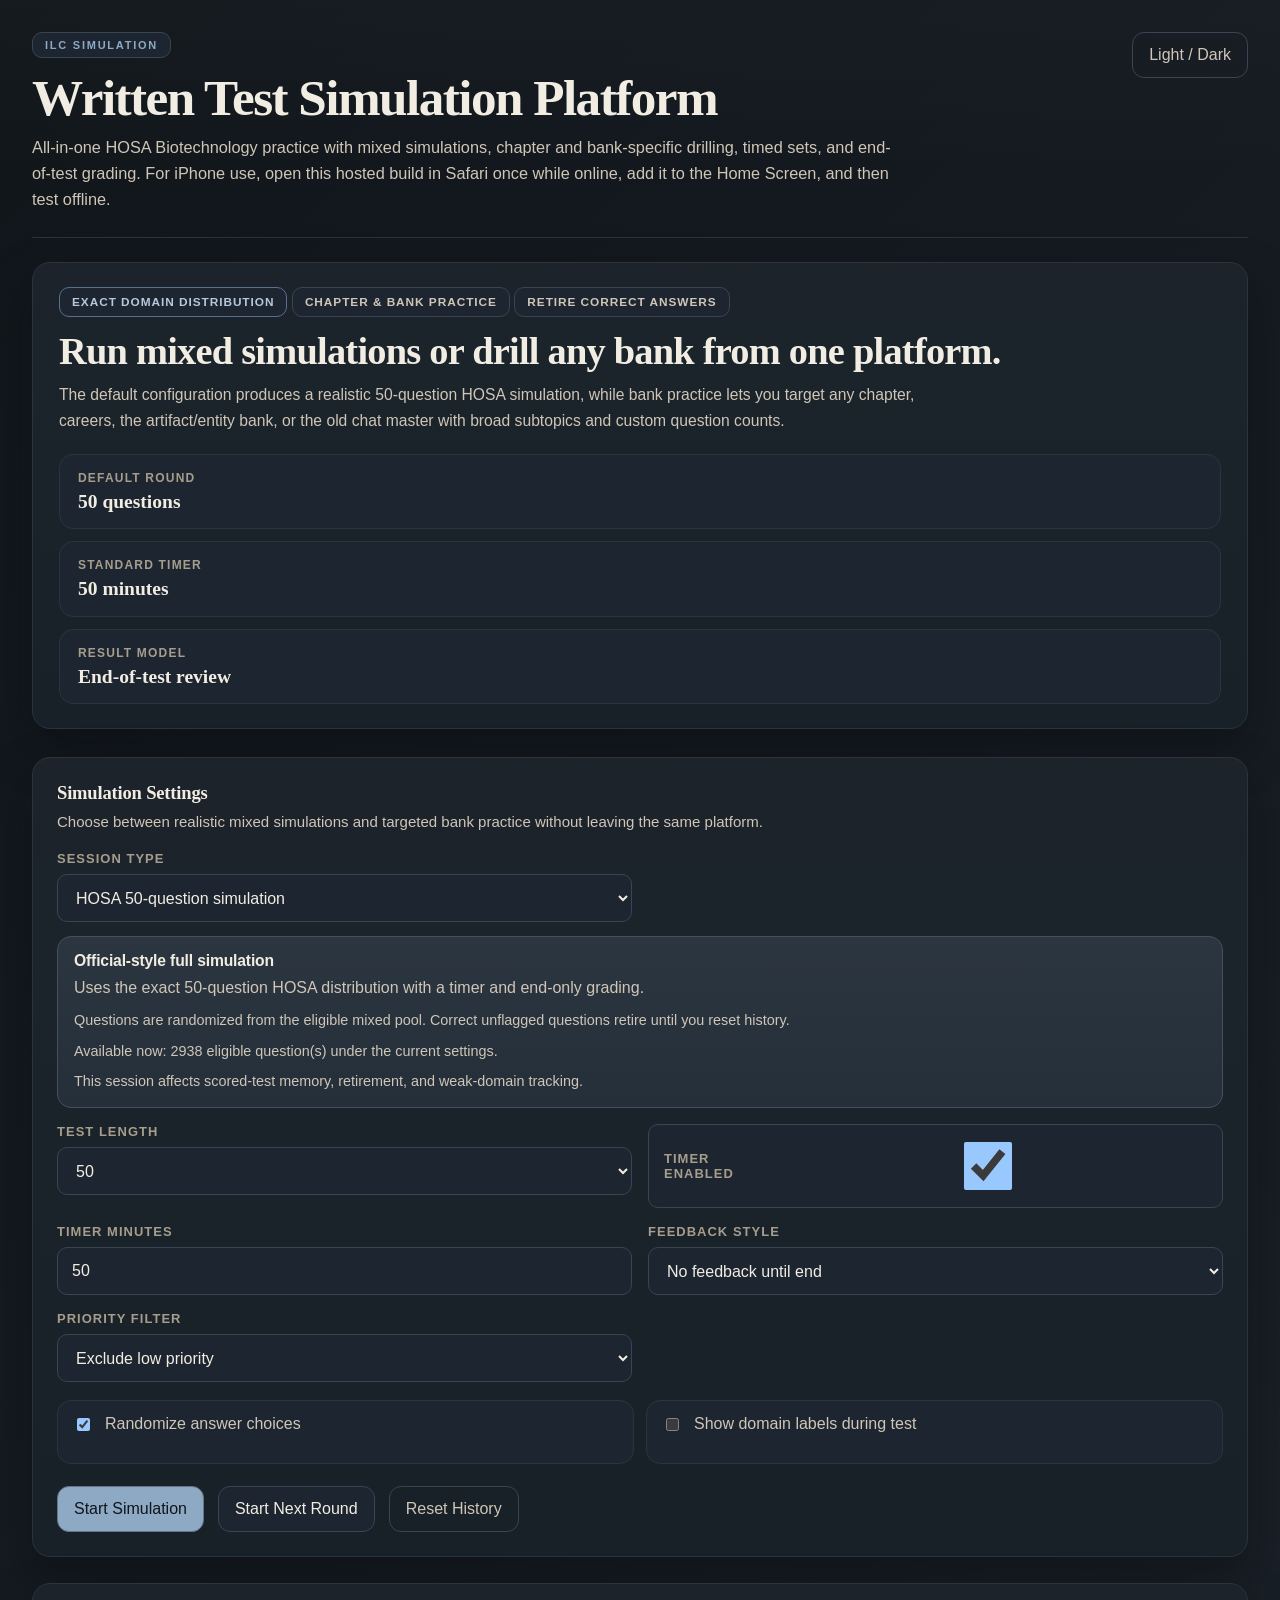
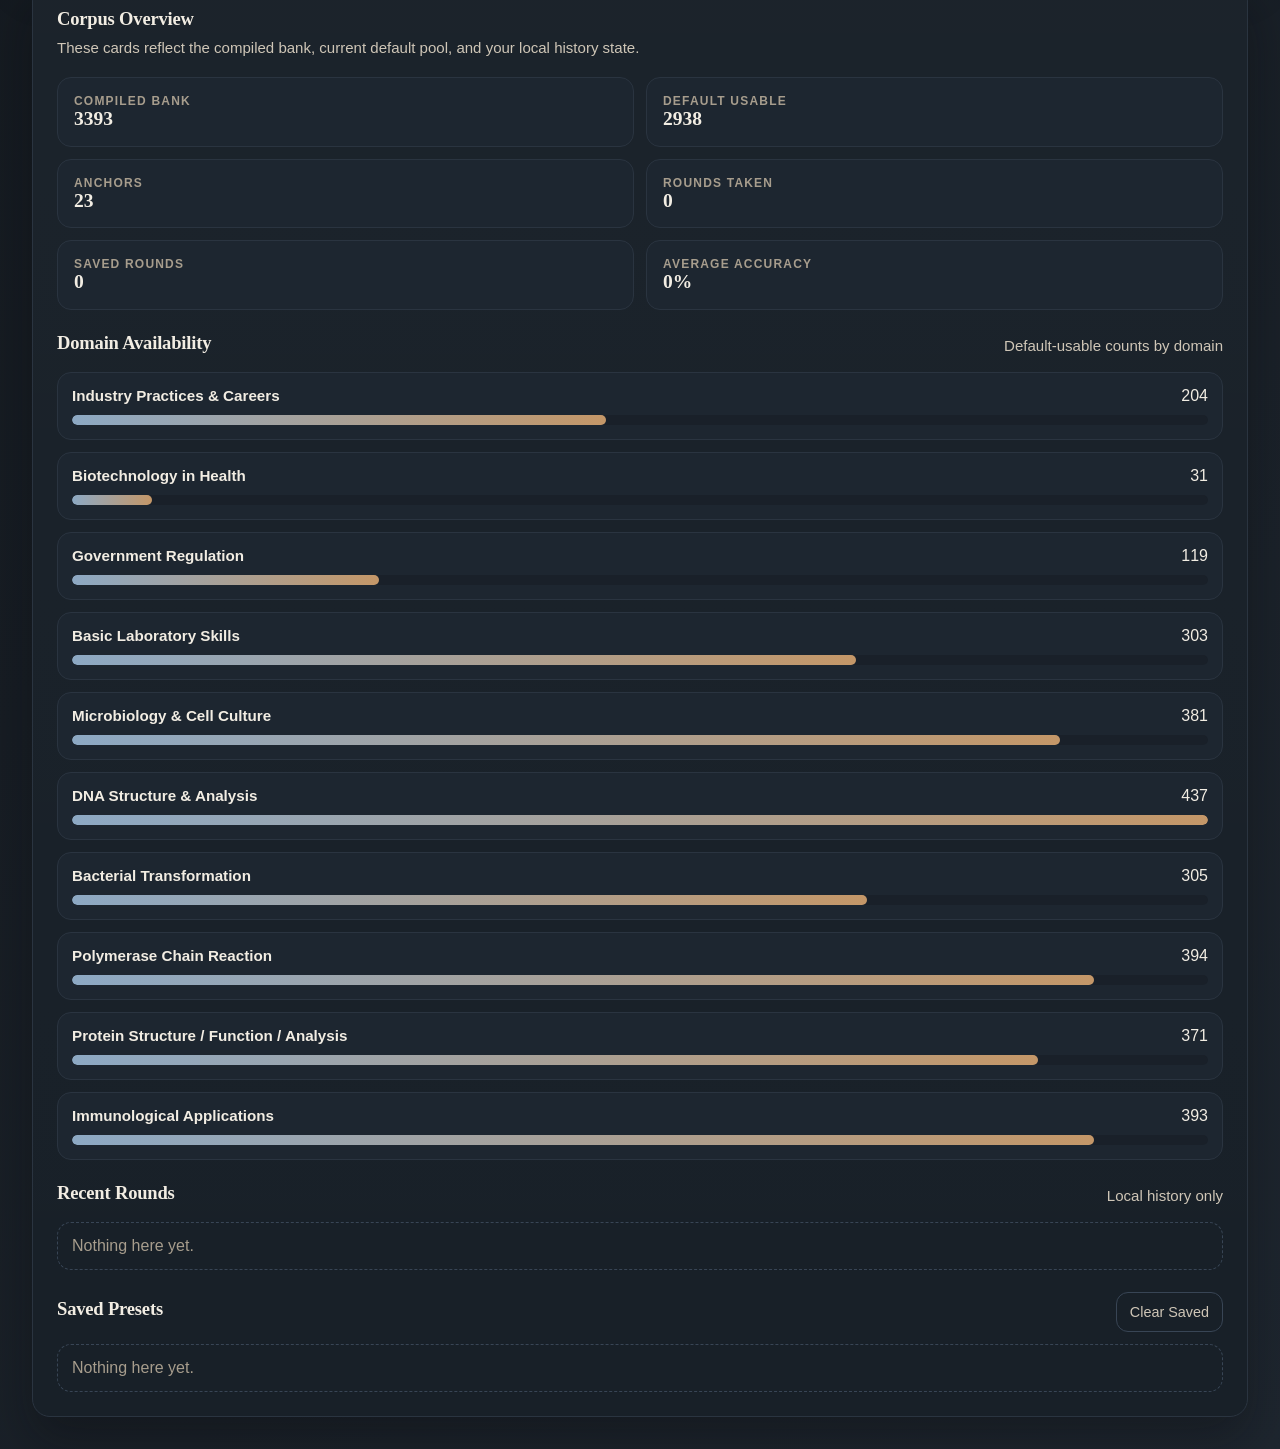
<file: index.html>
<!DOCTYPE html>
<html lang="en">
<head>
  <meta charset="UTF-8">
  <meta name="viewport" content="width=device-width, initial-scale=1.0">
  <title>HOSA Biotechnology Simulation Platform</title>
  <meta name="theme-color" content="#355778">
  <meta name="apple-mobile-web-app-capable" content="yes">
  <meta name="apple-mobile-web-app-status-bar-style" content="default">
  <meta name="apple-mobile-web-app-title" content="HOSA Biotech">
  <meta name="mobile-web-app-capable" content="yes">
  <link rel="manifest" href="manifest.webmanifest">
  <link rel="apple-touch-icon" sizes="180x180" href="icons/apple-touch-icon-180.png">
  <link rel="icon" type="image/png" sizes="192x192" href="icons/icon-192.png">
  <link rel="stylesheet" href="styles.css">
</head>
<body class="theme-dark">
  <div class="app-shell">
    <header class="topbar">
      <div class="brand-block">
        <span class="eyebrow">ILC Simulation</span>
        <h1>Written Test Simulation Platform</h1>
        <p>All-in-one HOSA Biotechnology practice with mixed simulations, chapter and bank-specific drilling, timed sets, and end-of-test grading. For iPhone use, open this hosted build in Safari once while online, add it to the Home Screen, and then test offline.</p>
      </div>
      <div class="topbar-actions">
        <button id="themeToggle" class="ghost-button" type="button">Light / Dark</button>
      </div>
    </header>

    <main class="main-layout">
      <section id="setupView" class="view active">
        <div class="hero-band panel">
          <div class="hero-band-main">
            <div class="hero-copy">
              <div>
                <span class="chip chip-primary">Exact Domain Distribution</span>
                <span class="chip chip-secondary">Chapter & Bank Practice</span>
                <span class="chip chip-secondary">Retire Correct Answers</span>
              </div>
              <h2>Run mixed simulations or drill any bank from one platform.</h2>
              <p>The default configuration produces a realistic 50-question HOSA simulation, while bank practice lets you target any chapter, careers, the artifact/entity bank, or the old chat master with broad subtopics and custom question counts.</p>
            </div>

            <div class="hero-summary">
              <div class="hero-summary-card">
                <span class="label">Default round</span>
                <strong>50 questions</strong>
              </div>
              <div class="hero-summary-card">
                <span class="label">Standard timer</span>
                <strong>50 minutes</strong>
              </div>
              <div class="hero-summary-card">
                <span class="label">Result model</span>
                <strong>End-of-test review</strong>
              </div>
            </div>
          </div>
        </div>

        <div class="setup-grid">
          <section class="panel settings-panel">
            <div class="panel-head">
              <h3>Simulation Settings</h3>
              <p>Choose between realistic mixed simulations and targeted bank practice without leaving the same platform.</p>
            </div>

            <div class="form-grid">
              <label class="field">
                <span>Session Type</span>
                <select id="modeSelect">
                  <option value="hosa_weighted_full_simulation">HOSA 50-question simulation</option>
                  <option value="high_yield_only">High-yield mixed review</option>
                  <option value="fresh_questions_only">Unseen-question mixed review</option>
                  <option value="missed_questions">Retry missed / flagged</option>
                  <option value="weak_domains">Weak-domain recovery</option>
                  <option value="custom_domain_mix">Custom domain simulation</option>
                  <option value="bank_practice">Single-bank practice</option>
                  <option value="untimed_review_mode">Untimed mixed review</option>
                </select>
              </label>

              <div id="modeDescriptor" class="mode-brief"></div>

              <label class="field hidden" id="bankField">
                <span>Practice Bank</span>
                <select id="bankSelect"></select>
              </label>

              <label class="field hidden" id="subtopicField">
                <span>Broad Subtopic</span>
                <select id="subtopicSelect"></select>
              </label>

              <label class="field">
                <span>Test Length</span>
                <select id="lengthSelect">
                  <option value="25">25</option>
                  <option value="50" selected>50</option>
                  <option value="75">75</option>
                  <option value="100">100</option>
                  <option value="custom">Custom</option>
                </select>
              </label>

              <label class="field hidden" id="customLengthField">
                <span>Custom Question Count</span>
                <input id="customLengthInput" type="number" min="5" max="200" value="60">
              </label>

              <label class="field toggle-field">
                <span>Timer Enabled</span>
                <input id="timerEnabledToggle" type="checkbox" checked>
              </label>

              <label class="field">
                <span>Timer Minutes</span>
                <input id="timerMinutesInput" type="number" min="1" max="240" value="50">
              </label>

              <label class="field">
                <span>Feedback Style</span>
                <select id="feedbackModeSelect">
                  <option value="deferred_end_only" selected>No feedback until end</option>
                  <option value="immediate_review">Show answer immediately</option>
                </select>
              </label>

              <label class="field">
                <span>Priority Filter</span>
                <select id="priorityModeSelect">
                  <option value="include_all">Include everything</option>
                  <option value="gold_high_only">Gold / high-yield only</option>
                  <option value="exclude_low" selected>Exclude low priority</option>
                </select>
              </label>
            </div>

            <div id="bankSelectionSummary" class="selection-summary hidden"></div>

            <div class="toggle-grid">
              <label class="toggle-card">
                <input id="answerRandomizationToggle" type="checkbox" checked>
                <span>Randomize answer choices</span>
              </label>
              <label class="toggle-card">
                <input id="showDomainToggle" type="checkbox">
                <span>Show domain labels during test</span>
              </label>
            </div>

            <details class="custom-domain-panel" id="customDomainPanel">
              <summary>Custom Domain Mix</summary>
              <p>When custom domain mix is selected, these counts must sum to the chosen test length.</p>
              <div class="custom-domain-grid" id="customDomainGrid"></div>
            </details>

            <div id="setupWarnings" class="inline-warnings hidden"></div>

            <div class="action-row">
              <button id="startSimulationBtn" class="primary-button" type="button">Start Simulation</button>
              <button id="startNextRoundBtn" class="secondary-button" type="button">Start Next Round</button>
              <button id="resetHistoryBtn" class="ghost-button" type="button">Reset History</button>
            </div>
          </section>

          <section class="panel insights-panel">
            <div class="panel-head">
              <h3>Corpus Overview</h3>
              <p>These cards reflect the compiled bank, current default pool, and your local history state.</p>
            </div>

            <div class="stats-grid" id="overviewStats"></div>

            <div class="panel-subsection">
              <div class="subsection-head">
                <h4>Domain Availability</h4>
                <span id="domainAvailabilityCaption" class="caption"></span>
              </div>
              <div id="domainBars" class="domain-bars"></div>
            </div>

            <div class="panel-subsection">
              <div class="subsection-head">
                <h4>Recent Rounds</h4>
                <span class="caption">Local history only</span>
              </div>
              <div id="recentRoundsList" class="stack-list muted-empty"></div>
            </div>

            <div class="panel-subsection">
              <div class="subsection-head">
                <h4>Saved Presets</h4>
                <div class="subsection-actions">
                  <button id="clearSavedRoundsBtn" class="ghost-button small-button" type="button">Clear Saved</button>
                </div>
              </div>
              <div id="savedRoundsList" class="stack-list muted-empty"></div>
            </div>
          </section>
        </div>
      </section>

      <section id="testView" class="view hidden">
        <div id="testLayout" class="test-layout">
          <aside id="navigatorPanel" class="panel navigator-panel">
            <div class="navigator-head">
              <span id="testModeChip" class="chip chip-primary">Simulation</span>
              <h3 id="roundTitle">Round</h3>
              <p id="roundMeta" class="muted-text"></p>
            </div>

            <div class="stat-tiles">
              <div class="stat-tile">
                <span class="tile-label">Progress</span>
                <strong id="progressCount">0 / 0</strong>
              </div>
              <div class="stat-tile">
                <span class="tile-label">Answered</span>
                <strong id="answeredCount">0</strong>
              </div>
              <div class="stat-tile">
                <span class="tile-label">Flagged</span>
                <strong id="flaggedCount">0</strong>
              </div>
              <div class="stat-tile">
                <span class="tile-label">Timer</span>
                <strong id="timerDisplay">--:--</strong>
              </div>
            </div>

            <div class="progress-track">
              <div id="progressFill" class="progress-fill"></div>
            </div>

            <div id="generationWarnings" class="inline-warnings hidden"></div>

            <div id="questionGrid" class="question-grid"></div>

            <div class="action-column">
              <button id="submitTestBtn" class="primary-button" type="button">Submit Test</button>
              <button id="abandonTestBtn" class="ghost-button" type="button">Return to Setup</button>
            </div>
          </aside>

          <section class="question-stage">
            <div class="panel stage-head">
              <div class="stage-head-left">
                <span id="questionCounterChip" class="chip chip-secondary">Question 1</span>
                <span id="domainChip" class="chip chip-muted hidden">Domain</span>
                <span id="priorityChip" class="chip chip-muted">Priority</span>
              </div>
              <div class="stage-head-right">
                <span id="sourceChip" class="chip chip-muted">Source</span>
                <button id="crossOutModeBtn" class="ghost-button small-button crossout-mode-button" type="button" aria-pressed="false" aria-label="Toggle cross out mode">
                  <span class="crossout-mode-glyph" aria-hidden="true">ABC</span>
                </button>
                <button id="toggleNavigatorBtn" class="ghost-button small-button" type="button">Hide Navigation</button>
              </div>
            </div>

            <div class="panel question-card">
              <div id="questionBackdropNumber" class="question-backdrop-number">01</div>
              <div class="question-card-head">
                <h2 id="questionText">Question text</h2>
                <button id="flagQuestionBtn" class="flag-button small-button" type="button">Flag for Review</button>
              </div>
              <div id="questionMetaLine" class="question-meta-line"></div>
              <div id="choiceList" class="choice-list"></div>
              <div id="immediateFeedbackBox" class="feedback-box hidden"></div>
            </div>

            <div class="panel stage-footer">
              <div class="footer-nav-row">
                <button id="previousQuestionBtn" class="primary-button nav-action-button nav-prev-button" type="button">Previous</button>
                <button id="nextQuestionBtn" class="primary-button nav-action-button nav-next-button" type="button">Next</button>
              </div>
              <div class="footer-utility-row">
                <button id="jumpUnansweredBtn" class="ghost-button" type="button">Jump to Unanswered</button>
              </div>
            </div>
          </section>
        </div>
      </section>

      <section id="resultsView" class="view hidden">
        <div class="panel results-hero">
          <div class="results-hero-left">
            <span id="resultsModeChip" class="chip chip-primary">Results</span>
            <h2 id="resultsHeadline">Simulation Complete</h2>
            <p id="resultsSummaryText" class="muted-text"></p>
          </div>
          <div class="results-score-wrap">
            <button id="resultsBackBtn" class="ghost-button small-button results-back-button" type="button">Back to Setup</button>
            <div class="results-score-block">
              <div id="scoreRing" class="score-ring">
                <strong id="scorePercent">0%</strong>
                <span id="scoreRaw">0 / 0</span>
              </div>
            </div>
            <div class="results-judgement-block">
              <strong id="resultsJudgement">Average</strong>
              <p id="resultsEncouragement" class="muted-text">Your final score summary will appear here after submission.</p>
            </div>
          </div>
        </div>

        <div class="results-grid">
          <section class="panel results-panel">
            <div class="panel-head">
              <h3>Performance Snapshot</h3>
            </div>
            <div class="stats-grid" id="resultsStats"></div>
          </section>

          <section class="panel results-panel">
            <div class="panel-head">
              <h3>Domain Performance</h3>
            </div>
            <div id="resultsDomainBars" class="domain-bars"></div>
          </section>
        </div>

        <section class="panel action-panel results-panel">
          <div class="action-row">
            <button id="retryMissedBtn" class="primary-button" type="button">Retry Missed / Flagged Questions</button>
            <button id="newSimulationBtn" class="secondary-button" type="button">Generate New Test</button>
            <button id="saveRoundBtn" class="secondary-button" type="button">Save This Round</button>
          </div>
        </section>

        <section class="panel results-panel review-panel">
          <div class="panel-head">
            <h3>Review</h3>
            <p>Missed, flagged, and source-backed explanations are shown only after submission.</p>
          </div>
          <div id="reviewList" class="review-list"></div>
        </section>
      </section>
    </main>
  </div>

  <div id="submitConfirmModal" class="modal-backdrop hidden" aria-hidden="true">
    <div class="panel modal-card" role="dialog" aria-modal="true" aria-labelledby="submitConfirmTitle">
      <div class="modal-head">
        <h3 id="submitConfirmTitle">Submit Simulation?</h3>
        <button id="closeSubmitConfirmBtn" class="ghost-button small-button" type="button">Close</button>
      </div>
      <p id="submitConfirmSummary" class="muted-text"></p>
      <div id="submitConfirmCounts" class="modal-count-grid"></div>
      <div class="modal-actions">
        <button id="cancelSubmitConfirmBtn" class="ghost-button" type="button">Cancel</button>
        <button id="jumpFlaggedBtn" class="secondary-button" type="button">Jump to Flagged</button>
        <button id="confirmSubmitBtn" class="primary-button" type="button">Confirm Submit</button>
      </div>
    </div>
  </div>

  <script src="question_bank_compiled.js"></script>
  <script src="question_loader.js"></script>
  <script src="app.js"></script>
</body>
</html>
</file>
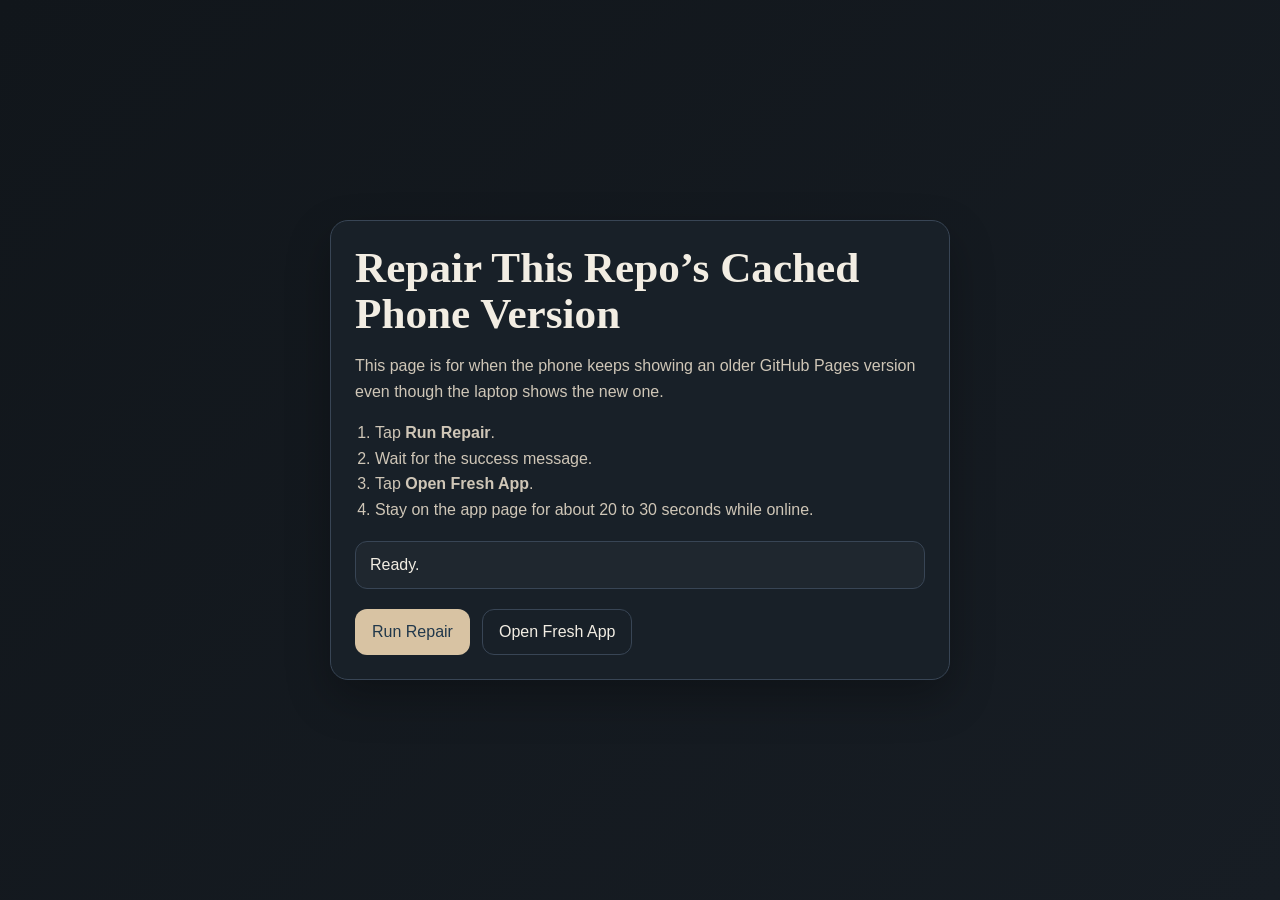
<file: repair-cache.html>
<!DOCTYPE html>
<html lang="en">
<head>
  <meta charset="UTF-8">
  <meta name="viewport" content="width=device-width, initial-scale=1.0">
  <title>Repair HOSA Biotech Cache</title>
  <meta name="theme-color" content="#355778">
  <style>
    :root {
      color-scheme: dark;
      --bg-0: #11161b;
      --bg-1: #171d24;
      --panel: #182028;
      --line: #384555;
      --text-main: #f2ede3;
      --text-soft: #cfc6b7;
      --accent: #d8c3a3;
      --accent-ink: #21384b;
      --danger: #c68484;
      --success: #8ead90;
    }

    * { box-sizing: border-box; }
    html, body { margin: 0; min-height: 100%; }
    body {
      min-height: 100vh;
      padding: 24px;
      font-family: "Trebuchet MS", "Segoe UI", Tahoma, sans-serif;
      color: var(--text-main);
      background: linear-gradient(135deg, var(--bg-0) 0%, var(--bg-1) 100%);
      display: grid;
      place-items: center;
    }

    .card {
      width: min(100%, 620px);
      padding: 24px;
      border: 1px solid var(--line);
      border-radius: 18px;
      background: var(--panel);
      box-shadow: 0 18px 44px rgba(0, 0, 0, 0.28);
    }

    h1 {
      margin: 0 0 12px;
      font-family: Georgia, serif;
      font-size: clamp(1.9rem, 5vw, 2.7rem);
      line-height: 1.06;
    }

    p, li {
      color: var(--text-soft);
      line-height: 1.6;
    }

    ol {
      padding-left: 20px;
      margin: 16px 0 0;
    }

    .status {
      margin-top: 18px;
      padding: 14px;
      border-radius: 12px;
      border: 1px solid var(--line);
      background: rgba(255, 255, 255, 0.03);
      white-space: pre-line;
    }

    .status.success {
      border-color: rgba(142, 173, 144, 0.45);
      color: #dfeadf;
    }

    .status.error {
      border-color: rgba(198, 132, 132, 0.55);
      color: #f4d8d8;
    }

    .row {
      display: flex;
      flex-wrap: wrap;
      gap: 12px;
      margin-top: 20px;
    }

    button, a {
      min-height: 46px;
      padding: 12px 16px;
      border-radius: 12px;
      border: 1px solid transparent;
      font: inherit;
      text-decoration: none;
      display: inline-flex;
      align-items: center;
      justify-content: center;
      cursor: pointer;
    }

    .primary {
      background: var(--accent);
      color: var(--accent-ink);
      border-color: rgba(216, 195, 163, 0.6);
    }

    .secondary {
      background: transparent;
      color: var(--text-main);
      border-color: var(--line);
    }
  </style>
</head>
<body>
  <main class="card">
    <h1>Repair This Repo’s Cached Phone Version</h1>
    <p>This page is for when the phone keeps showing an older GitHub Pages version even though the laptop shows the new one.</p>
    <ol>
      <li>Tap <strong>Run Repair</strong>.</li>
      <li>Wait for the success message.</li>
      <li>Tap <strong>Open Fresh App</strong>.</li>
      <li>Stay on the app page for about 20 to 30 seconds while online.</li>
    </ol>

    <div id="statusBox" class="status">Ready.</div>

    <div class="row">
      <button id="runRepairBtn" class="primary" type="button">Run Repair</button>
      <a id="openFreshLink" class="secondary" href="./index.html">Open Fresh App</a>
    </div>
  </main>

  <script>
    (function () {
      const statusBox = document.getElementById("statusBox");
      const runRepairBtn = document.getElementById("runRepairBtn");
      const openFreshLink = document.getElementById("openFreshLink");

      function setStatus(message, kind) {
        statusBox.textContent = message;
        statusBox.className = "status" + (kind ? " " + kind : "");
      }

      async function runRepair() {
        runRepairBtn.disabled = true;
        setStatus("Repair running...\n- unregistering service workers\n- deleting caches\n- clearing local storage", "");

        try {
          if ("serviceWorker" in navigator) {
            const registrations = await navigator.serviceWorker.getRegistrations();
            await Promise.all(registrations.map((registration) => registration.unregister()));
          }

          if ("caches" in window) {
            const keys = await caches.keys();
            await Promise.all(keys.map((key) => caches.delete(key)));
          }

          try { localStorage.clear(); } catch (error) {}
          try { sessionStorage.clear(); } catch (error) {}

          const freshUrl = "./index.html?refresh=" + Date.now();
          openFreshLink.href = freshUrl;

          setStatus(
            "Repair complete.\nNow tap 'Open Fresh App'.\nIf the new version appears, the repo is fixed on this phone.",
            "success"
          );
        } catch (error) {
          setStatus("Repair failed.\n" + (error && error.message ? error.message : String(error)), "error");
        } finally {
          runRepairBtn.disabled = false;
        }
      }

      runRepairBtn.addEventListener("click", runRepair);
    })();
  </script>
</body>
</html>
</file>
<file: styles.css>
:root {
  color-scheme: dark;
  --font-ui: "Trebuchet MS", "Segoe UI", Tahoma, sans-serif;
  --font-heading: "Iowan Old Style", "Palatino Linotype", "Book Antiqua", Georgia, serif;
  --bg-0: #11161b;
  --bg-1: #171d24;
  --bg-2: #1e262f;
  --panel: #182028;
  --panel-alt: #1d2630;
  --panel-strong: #12181f;
  --line-soft: #2a3440;
  --line-med: #384555;
  --line-strong: #587091;
  --text-main: #f2ede3;
  --text-soft: #cfc6b7;
  --text-muted: #a79d8d;
  --text-faint: #7f7880;
  --accent: #8da9c4;
  --accent-2: #b6c8dd;
  --accent-3: #c49768;
  --beige-surface: #d8c3a3;
  --beige-ink: #21384b;
  --success: #8ead90;
  --warning: #c8a16a;
  --danger: #c68484;
  --shadow: 0 22px 48px rgba(8, 10, 13, 0.34);
  --radius-lg: 18px;
  --radius-md: 14px;
  --radius-sm: 10px;
}

body.theme-light {
  color-scheme: light;
  --bg-0: #ece6da;
  --bg-1: #f5f0e6;
  --bg-2: #ddd3c4;
  --panel: #fbf7f0;
  --panel-alt: #f1ebdf;
  --panel-strong: #ffffff;
  --line-soft: #d3c6b6;
  --line-med: #bea88f;
  --line-strong: #6c86a4;
  --text-main: #1c2229;
  --text-soft: #514a44;
  --text-muted: #70675f;
  --text-faint: #8c8479;
  --accent: #355778;
  --accent-2: #58779b;
  --accent-3: #8b5d34;
  --beige-surface: #d5bf9d;
  --beige-ink: #355778;
  --success: #527458;
  --warning: #9b692f;
  --danger: #975050;
  --shadow: 0 18px 34px rgba(57, 44, 28, 0.08);
}

* {
  box-sizing: border-box;
}

html,
body {
  margin: 0;
  min-height: 100%;
}

body {
  min-height: 100vh;
  font-family: var(--font-ui);
  color: var(--text-main);
  background:
    linear-gradient(180deg, rgba(255, 255, 255, 0.02), transparent 180px),
    linear-gradient(135deg, var(--bg-0) 0%, var(--bg-1) 54%, var(--bg-2) 100%);
}

body.modal-open {
  overflow: hidden;
}

h1,
h2,
h3,
h4 {
  font-family: var(--font-heading);
  font-weight: 700;
}

button,
input,
select,
textarea {
  font: inherit;
}

button {
  cursor: pointer;
}

button:focus-visible,
input:focus-visible,
select:focus-visible,
summary:focus-visible {
  outline: 2px solid var(--accent);
  outline-offset: 2px;
}

.app-shell {
  max-width: 1660px;
  min-height: 100vh;
  margin: 0 auto;
  padding: 32px;
}

.topbar,
.main-layout {
  position: relative;
}

.topbar {
  display: flex;
  justify-content: space-between;
  gap: 24px;
  align-items: flex-start;
  padding-bottom: 24px;
  margin-bottom: 24px;
  border-bottom: 1px solid var(--line-soft);
}

.brand-block {
  max-width: 940px;
}

.eyebrow {
  display: inline-flex;
  align-items: center;
  padding: 6px 12px;
  border-radius: 10px;
  border: 1px solid var(--line-med);
  background: var(--panel-alt);
  color: var(--accent);
  font-size: 11px;
  font-weight: 700;
  letter-spacing: 0.16em;
  text-transform: uppercase;
}

.topbar h1 {
  margin: 14px 0 10px;
  font-size: clamp(2.2rem, 4vw, 3.4rem);
  letter-spacing: -0.03em;
  line-height: 1.02;
}

.topbar p {
  max-width: 860px;
  margin: 0;
  color: var(--text-soft);
  font-size: 1.02rem;
  line-height: 1.6;
}

.topbar-actions {
  display: flex;
  align-items: flex-start;
  gap: 12px;
}

.main-layout {
  display: block;
}

.view.hidden {
  display: none;
}

.panel {
  background: linear-gradient(180deg, rgba(255, 255, 255, 0.015), rgba(255, 255, 255, 0)),
    var(--panel);
  border: 1px solid var(--line-soft);
  border-radius: var(--radius-lg);
  box-shadow: var(--shadow);
}

.hero-band {
  padding: 24px 26px;
  margin-bottom: 28px;
}

.hero-band-main {
  display: grid;
  grid-template-columns: minmax(0, 1.4fr) minmax(260px, 0.8fr);
  gap: 20px;
  align-items: stretch;
}

.hero-copy h2 {
  margin: 14px 0 10px;
  font-size: clamp(1.75rem, 3vw, 2.5rem);
  line-height: 1.08;
  letter-spacing: -0.02em;
}

.hero-copy p,
.panel-head p,
.muted-text,
.caption,
.question-meta-line,
.review-meta,
.review-block {
  color: var(--text-soft);
}

.hero-copy p {
  margin: 0;
  max-width: 880px;
  font-size: 0.98rem;
  line-height: 1.65;
}

.hero-summary {
  display: grid;
  gap: 12px;
}

.hero-summary-card {
  display: grid;
  gap: 6px;
  align-content: center;
  padding: 16px 18px;
  border: 1px solid var(--line-soft);
  border-radius: var(--radius-md);
  background: var(--panel-alt);
}

.hero-summary-card .label,
.stat-card .label,
.stat-tile .tile-label {
  display: block;
  font-size: 0.75rem;
  font-weight: 700;
  letter-spacing: 0.1em;
  text-transform: uppercase;
  color: var(--text-muted);
}

.hero-summary-card strong,
.stat-card strong,
.stat-tile strong {
  display: block;
  font-family: var(--font-heading);
  font-size: 1.22rem;
  line-height: 1.1;
}

.setup-grid,
.results-grid {
  display: grid;
  grid-template-columns: minmax(0, 1.15fr) minmax(0, 0.85fr);
  gap: 26px;
}

.settings-panel,
.insights-panel,
.action-panel,
.navigator-panel,
.question-stage,
.results-hero {
  padding: 24px;
}

.panel-head {
  margin-bottom: 18px;
}

.panel-head h3,
.subsection-head h4 {
  margin: 0 0 6px;
  font-size: 1.16rem;
  letter-spacing: -0.01em;
}

.panel-head p,
.subsection-head .caption {
  margin: 0;
  font-size: 0.94rem;
  line-height: 1.55;
}

.form-grid {
  display: grid;
  grid-template-columns: repeat(2, minmax(0, 1fr));
  gap: 16px;
}

.field {
  display: flex;
  flex-direction: column;
  gap: 8px;
}

.field span {
  font-size: 0.81rem;
  font-weight: 700;
  letter-spacing: 0.08em;
  text-transform: uppercase;
  color: var(--text-muted);
}

.field input,
.field select,
.custom-domain-grid input {
  width: 100%;
  min-height: 48px;
  padding: 12px 14px;
  border-radius: var(--radius-sm);
  border: 1px solid var(--line-med);
  background: var(--panel-alt);
  color: var(--text-main);
}

.mode-brief {
  grid-column: 1 / -1;
  margin-top: -2px;
  padding: 15px 16px;
  border-radius: var(--radius-md);
  border: 1px solid color-mix(in srgb, var(--accent) 24%, var(--line-soft));
  background:
    linear-gradient(180deg, rgba(255, 255, 255, 0.03), rgba(255, 255, 255, 0)),
    color-mix(in srgb, var(--accent) 7%, var(--panel-alt));
}

.mode-brief-top {
  display: flex;
  align-items: center;
  justify-content: space-between;
  gap: 10px;
}

.mode-brief strong {
  display: block;
  font-size: 0.98rem;
  letter-spacing: -0.01em;
}

.mode-brief p,
.mode-brief-note {
  margin: 0;
  color: var(--text-soft);
  line-height: 1.55;
}

.mode-brief p {
  margin-top: 6px;
}

.mode-brief-note {
  margin-top: 8px;
  font-size: 0.9rem;
}

.toggle-field {
  flex-direction: row;
  justify-content: space-between;
  align-items: center;
  padding: 14px 15px;
  border-radius: var(--radius-sm);
  border: 1px solid var(--line-med);
  background: var(--panel-alt);
}

.toggle-grid {
  display: grid;
  grid-template-columns: repeat(2, minmax(0, 1fr));
  gap: 12px;
  margin-top: 18px;
}

.selection-summary {
  margin-top: 18px;
  padding: 16px 18px;
  border-radius: var(--radius-md);
  border: 1px solid color-mix(in srgb, var(--accent) 22%, var(--line-soft));
  background:
    linear-gradient(180deg, rgba(255, 255, 255, 0.02), rgba(255, 255, 255, 0)),
    color-mix(in srgb, var(--accent) 8%, var(--panel-alt));
}

.selection-summary-head {
  display: flex;
  justify-content: space-between;
  gap: 12px;
  align-items: center;
  margin-bottom: 8px;
}

.selection-summary-head strong,
.selection-summary-head span {
  display: block;
}

.selection-summary-head strong {
  font-size: 1rem;
}

.selection-summary-head span {
  font-size: 0.78rem;
  font-weight: 700;
  letter-spacing: 0.08em;
  text-transform: uppercase;
  color: var(--text-muted);
}

.selection-summary p {
  margin: 0;
  color: var(--text-soft);
  line-height: 1.6;
}

.selection-summary-meta {
  display: grid;
  gap: 6px;
  margin-top: 12px;
  font-size: 0.92rem;
  color: var(--text-soft);
}

.selection-summary-warning {
  margin-top: 12px;
  padding: 10px 12px;
  border-radius: 12px;
  border: 1px solid color-mix(in srgb, var(--warning) 44%, var(--line-soft));
  background: color-mix(in srgb, var(--warning) 10%, var(--panel-alt));
  color: var(--warning);
  font-size: 0.9rem;
  line-height: 1.45;
}

.toggle-card {
  display: flex;
  gap: 12px;
  align-items: flex-start;
  min-height: 64px;
  padding: 14px 15px;
  border-radius: var(--radius-md);
  border: 1px solid var(--line-soft);
  background: var(--panel-alt);
  color: var(--text-soft);
}

.warning-toggle {
  border-color: color-mix(in srgb, var(--warning) 50%, var(--line-soft));
  background: color-mix(in srgb, var(--warning) 9%, var(--panel-alt));
}

.custom-domain-panel {
  margin-top: 18px;
  padding: 16px;
  border-radius: var(--radius-md);
  border: 1px solid var(--line-soft);
  background: var(--panel-alt);
}

.custom-domain-panel summary {
  cursor: pointer;
  font-weight: 700;
  color: var(--accent);
}

.custom-domain-panel p {
  margin: 12px 0 16px;
  color: var(--text-soft);
}

.custom-domain-grid {
  display: grid;
  grid-template-columns: repeat(2, minmax(0, 1fr));
  gap: 12px;
}

.custom-domain-input {
  display: flex;
  flex-direction: column;
  gap: 8px;
}

.custom-domain-input label {
  font-size: 0.82rem;
  font-weight: 700;
  letter-spacing: 0.06em;
  text-transform: uppercase;
  color: var(--text-muted);
}

.hidden {
  display: none !important;
}

.action-row,
.subsection-actions,
.footer-left,
.footer-right {
  display: flex;
  flex-wrap: wrap;
  align-items: center;
  gap: 14px;
}

.action-row {
  margin-top: 22px;
}

.primary-button,
.secondary-button,
.ghost-button {
  min-height: 46px;
  padding: 12px 16px;
  border-radius: 12px;
  border: 1px solid transparent;
  transition: background 140ms ease, border-color 140ms ease, color 140ms ease, transform 140ms ease;
}

.primary-button:disabled,
.secondary-button:disabled,
.ghost-button:disabled {
  cursor: not-allowed;
  opacity: 0.5;
  transform: none;
}

.primary-button:hover,
.secondary-button:hover,
.ghost-button:hover {
  transform: translateY(-1px);
}

.primary-button {
  background: var(--accent);
  color: #0f151a;
  border-color: color-mix(in srgb, var(--accent) 70%, black);
}

.secondary-button {
  background: var(--panel-alt);
  color: var(--text-main);
  border-color: var(--line-med);
}

.ghost-button {
  background: transparent;
  color: var(--text-soft);
  border-color: var(--line-med);
}

.small-button {
  min-height: 40px;
  padding: 9px 13px;
  font-size: 0.9rem;
}

.chip {
  display: inline-flex;
  align-items: center;
  gap: 8px;
  padding: 7px 12px;
  border-radius: 10px;
  border: 1px solid var(--line-med);
  background: var(--panel-alt);
  font-size: 0.74rem;
  font-weight: 700;
  letter-spacing: 0.08em;
  text-transform: uppercase;
}

.chip-primary {
  color: var(--accent-2);
  border-color: var(--line-strong);
}

.chip-secondary {
  color: var(--text-soft);
}

.chip-muted {
  color: var(--text-muted);
}

.stats-grid {
  display: grid;
  grid-template-columns: repeat(2, minmax(0, 1fr));
  gap: 12px;
}

.stat-card,
.stat-tile {
  border-radius: var(--radius-md);
  padding: 16px;
  border: 1px solid var(--line-soft);
  background: var(--panel-alt);
}

.panel-subsection {
  margin-top: 22px;
}

.subsection-head {
  display: flex;
  justify-content: space-between;
  gap: 12px;
  align-items: center;
  margin-bottom: 12px;
}

.domain-bars {
  display: grid;
  gap: 12px;
}

.domain-bar {
  padding: 14px;
  border-radius: var(--radius-md);
  border: 1px solid var(--line-soft);
  background: var(--panel-alt);
}

.domain-bar-top {
  display: flex;
  justify-content: space-between;
  gap: 12px;
  align-items: center;
  margin-bottom: 10px;
}

.domain-bar-top strong {
  font-size: 0.95rem;
}

.domain-bar-track,
.progress-track {
  height: 10px;
  border-radius: 999px;
  background: color-mix(in srgb, var(--panel-strong) 70%, var(--line-soft));
  overflow: hidden;
}

.domain-bar-fill,
.progress-fill {
  height: 100%;
  border-radius: 999px;
  background: linear-gradient(90deg, var(--accent), var(--accent-3));
}

.stack-list {
  display: grid;
  gap: 10px;
}

.stack-item {
  padding: 14px;
  border-radius: var(--radius-md);
  border: 1px solid var(--line-soft);
  background: var(--panel-alt);
}

.stack-item strong {
  display: block;
  margin-bottom: 6px;
}

.muted-empty:empty::before {
  content: "Nothing here yet.";
  display: block;
  padding: 14px;
  border-radius: var(--radius-md);
  border: 1px dashed var(--line-med);
  color: var(--text-muted);
}

.test-layout {
  display: grid;
  grid-template-columns: 320px minmax(0, 1fr);
  gap: 22px;
  align-items: start;
}

.test-layout.nav-collapsed {
  grid-template-columns: minmax(0, 1fr);
}

.test-layout.nav-collapsed .navigator-panel {
  display: none;
}

.navigator-panel {
  display: grid;
  gap: 18px;
  align-self: start;
  position: sticky;
  top: 20px;
  max-height: calc(100vh - 40px);
  overflow: auto;
}

.navigator-head h3,
.question-card-head h2,
.results-hero h2 {
  margin: 12px 0 8px;
}

.navigator-head h3 {
  font-size: 1.72rem;
  letter-spacing: -0.02em;
}

.stat-tiles {
  display: grid;
  grid-template-columns: repeat(2, minmax(0, 1fr));
  gap: 12px;
  margin-top: 16px;
}

.progress-track {
  margin: 6px 0 4px;
}

.progress-fill {
  width: 0%;
  transition: width 180ms ease;
}

.question-grid {
  display: grid;
  grid-template-columns: repeat(5, minmax(0, 1fr));
  gap: 10px;
  margin: 0;
}

.grid-button {
  min-height: 46px;
  padding: 10px 0;
  border-radius: 12px;
  border: 1px solid var(--line-soft);
  background: var(--panel-alt);
  color: var(--text-main);
  font-weight: 700;
}

.grid-button.current {
  border-color: var(--line-strong);
  background: color-mix(in srgb, var(--accent) 18%, var(--panel-alt));
}

.grid-button.answered {
  border-color: color-mix(in srgb, var(--success) 45%, var(--line-soft));
  background: color-mix(in srgb, var(--success) 12%, var(--panel-alt));
}

.grid-button.flagged {
  box-shadow: inset 0 0 0 2px color-mix(in srgb, var(--warning) 70%, transparent);
}

.action-column {
  display: grid;
  gap: 12px;
}

.action-column button {
  width: 100%;
}

.question-stage {
  display: grid;
  gap: 18px;
  align-content: start;
  grid-auto-rows: max-content;
  padding: 0;
  background: transparent;
  border: 0;
  box-shadow: none;
}

.stage-head,
.stage-footer,
.question-card {
  padding: 20px 22px;
}

.stage-head,
.stage-footer,
.question-card,
.results-hero {
  background: linear-gradient(180deg, rgba(255, 255, 255, 0.015), rgba(255, 255, 255, 0)),
    var(--panel);
  border: 1px solid var(--line-soft);
  border-radius: var(--radius-lg);
  box-shadow: var(--shadow);
}

.stage-head,
.question-card-head {
  display: flex;
  justify-content: space-between;
  gap: 14px;
  align-items: flex-start;
}

.stage-head {
  align-items: center;
  min-height: 68px;
}

.stage-head-left,
.stage-head-right {
  display: flex;
  gap: 10px;
  flex-wrap: wrap;
  align-items: center;
}

.stage-head-right {
  justify-content: flex-end;
  margin-left: auto;
}

.crossout-mode-button {
  width: 42px;
  min-width: 42px;
  padding: 0;
  display: inline-flex;
  align-items: center;
  justify-content: center;
}

.crossout-mode-button.is-active {
  color: var(--beige-surface);
  border-color: color-mix(in srgb, var(--beige-surface) 62%, var(--line-med));
  background: color-mix(in srgb, var(--accent) 24%, var(--panel-alt));
}

.crossout-mode-glyph,
.choice-crossout-glyph {
  position: relative;
  display: inline-flex;
  align-items: center;
  justify-content: center;
  font-weight: 800;
  letter-spacing: 0.04em;
}

.crossout-mode-glyph {
  font-size: 0.82rem;
}

.crossout-mode-glyph::after,
.choice-crossout-glyph::after {
  content: "";
  position: absolute;
  inset: 50% -6%;
  height: 2px;
  border-radius: 999px;
  background: currentColor;
  transform: translateY(-50%) rotate(-28deg);
  transform-origin: center;
  opacity: 0.9;
}

.question-card {
  position: relative;
  overflow: hidden;
  isolation: isolate;
  padding: 26px 24px 22px;
}

.question-card-head {
  align-items: flex-start;
}

.question-backdrop-number {
  position: absolute;
  top: 8px;
  right: 18px;
  z-index: 0;
  font-family: var(--font-heading);
  font-size: clamp(4.6rem, 12vw, 8rem);
  font-weight: 700;
  line-height: 0.9;
  letter-spacing: -0.06em;
  color: color-mix(in srgb, var(--accent) 26%, transparent);
  opacity: 0.22;
  pointer-events: none;
  user-select: none;
}

.question-card-head .ghost-button {
  flex: 0 0 auto;
  white-space: nowrap;
}

.flag-button {
  border-radius: 12px;
  border: 1px solid color-mix(in srgb, var(--line-strong) 60%, var(--line-soft));
  background: color-mix(in srgb, var(--accent) 28%, var(--panel-alt));
  color: var(--beige-surface);
}

.flag-button:hover {
  background: color-mix(in srgb, var(--accent) 36%, var(--panel-alt));
  border-color: var(--line-strong);
}

.flag-button.is-flagged {
  background: var(--beige-surface);
  color: var(--beige-ink);
  border-color: color-mix(in srgb, var(--beige-surface) 70%, var(--line-med));
}

.flag-button-inner {
  display: inline-flex;
  align-items: center;
  gap: 9px;
}

.flag-button-icon {
  width: 17px;
  height: 17px;
  display: block;
  fill: currentColor;
}

.question-card-head h2 {
  flex: 1 1 auto;
  max-width: none;
  font-size: clamp(1.75rem, 2.8vw, 2.55rem);
  line-height: 1.08;
  letter-spacing: -0.03em;
}

.question-card-head,
.question-meta-line,
.choice-list,
.feedback-box {
  position: relative;
  z-index: 1;
}

.question-meta-line {
  margin-top: 8px;
  font-size: 0.75rem;
  font-weight: 700;
  letter-spacing: 0.1em;
  text-transform: uppercase;
  color: var(--text-muted);
}

.choice-list {
  display: grid;
  gap: 12px;
  margin-top: 18px;
}

.choice-row {
  display: grid;
  grid-template-columns: minmax(0, 1fr);
  gap: 12px;
  align-items: center;
}

.choice-row.crossout-mode-on {
  grid-template-columns: minmax(0, 1fr) 44px;
}

.choice-button {
  display: flex;
  gap: 14px;
  align-items: flex-start;
  width: 100%;
  min-height: 74px;
  padding: 16px 18px;
  text-align: left;
  border-radius: 14px;
  border: 1px solid var(--line-soft);
  background: var(--panel-alt);
  color: var(--text-main);
}

.choice-button:hover {
  border-color: var(--line-strong);
  background: color-mix(in srgb, var(--panel-alt) 84%, white);
}

.choice-button.selected {
  border-color: var(--line-strong);
  background: color-mix(in srgb, var(--accent) 15%, var(--panel-alt));
}

.choice-button.is-crossed-out {
  opacity: 0.54;
  border-style: dashed;
}

.choice-button.is-crossed-out .choice-copy {
  text-decoration: line-through;
  text-decoration-thickness: 2px;
  color: var(--text-muted);
}

.choice-button.correct {
  border-color: color-mix(in srgb, var(--success) 55%, var(--line-soft));
  background: color-mix(in srgb, var(--success) 13%, var(--panel-alt));
}

.choice-button.incorrect {
  border-color: color-mix(in srgb, var(--danger) 55%, var(--line-soft));
  background: color-mix(in srgb, var(--danger) 13%, var(--panel-alt));
}

.choice-badge {
  flex: 0 0 auto;
  width: 38px;
  height: 38px;
  border-radius: 50%;
  display: inline-flex;
  align-items: center;
  justify-content: center;
  border: 1px solid var(--line-med);
  background: color-mix(in srgb, var(--accent) 14%, var(--panel-strong));
  color: var(--accent-2);
  font-family: var(--font-heading);
  font-size: 1.2rem;
  font-weight: 700;
}

.choice-copy {
  font-size: 1.04rem;
  line-height: 1.42;
}

.choice-crossout-toggle {
  width: 44px;
  height: 44px;
  padding: 0;
  border-radius: 50%;
  border: 1px solid var(--line-med);
  background: color-mix(in srgb, var(--panel-alt) 78%, var(--panel-strong));
  color: var(--text-soft);
  display: inline-flex;
  align-items: center;
  justify-content: center;
  transition: background 140ms ease, border-color 140ms ease, color 140ms ease, transform 140ms ease;
}

.choice-crossout-toggle:hover {
  transform: translateY(-1px);
  border-color: var(--line-strong);
  color: var(--text-main);
}

.choice-crossout-toggle.is-crossed {
  border-color: color-mix(in srgb, var(--danger) 46%, var(--line-soft));
  background: color-mix(in srgb, var(--danger) 12%, var(--panel-alt));
  color: #e5b1b1;
}

.choice-crossout-glyph {
  width: 24px;
  height: 24px;
  font-size: 0.95rem;
  line-height: 1;
}

.stage-footer {
  display: grid;
  gap: 16px;
}

.footer-nav-row {
  display: grid;
  grid-template-columns: minmax(0, 1fr) minmax(0, 1fr);
  gap: 20px;
  align-items: stretch;
}

.footer-utility-row {
  display: flex;
  justify-content: flex-start;
}

.footer-utility-row .ghost-button {
  min-width: 198px;
}

.nav-action-button {
  min-height: 52px;
  width: 100%;
  background: var(--beige-surface);
  color: var(--beige-ink);
  border-color: color-mix(in srgb, var(--beige-surface) 70%, var(--line-med));
  box-shadow: 0 10px 26px rgba(0, 0, 0, 0.12);
}

.nav-action-button:hover {
  background: color-mix(in srgb, var(--beige-surface) 88%, white);
}

.nav-action-button.is-edge-disabled {
  box-shadow: none;
}

.nav-next-button.is-submit-mode {
  background: color-mix(in srgb, var(--beige-surface) 80%, var(--accent));
}

.nav-prev-button {
  justify-self: start;
}

.nav-next-button {
  justify-self: end;
}

.feedback-box {
  margin-top: 18px;
  padding: 16px;
  border-radius: var(--radius-md);
  border: 1px solid var(--line-soft);
  background: var(--panel-alt);
}

.feedback-box.correct {
  border-color: color-mix(in srgb, #66b17b 62%, var(--line-soft));
  background:
    linear-gradient(180deg, rgba(102, 177, 123, 0.11), rgba(102, 177, 123, 0.04)),
    color-mix(in srgb, #66b17b 9%, var(--panel-alt));
  color: #d8f0de;
}

.feedback-box.correct strong {
  color: #8fd4a1;
}

.feedback-box.correct .review-block strong {
  color: #9ddbaf;
}

.feedback-box.incorrect {
  border-color: color-mix(in srgb, var(--danger) 55%, var(--line-soft));
  background: color-mix(in srgb, var(--danger) 10%, var(--panel-alt));
}

.choice-context-block {
  margin-top: 10px;
  padding: 12px 14px;
  border-radius: 14px;
  border: 1px solid color-mix(in srgb, var(--line-med) 82%, transparent);
  background: color-mix(in srgb, var(--accent) 8%, var(--panel-alt));
}

.feedback-box.correct .choice-context-block {
  border-color: color-mix(in srgb, var(--success) 48%, var(--line-soft));
  background: color-mix(in srgb, var(--success) 10%, var(--panel-alt));
}

.feedback-box.incorrect .choice-context-block {
  border-color: color-mix(in srgb, var(--danger) 44%, var(--line-soft));
  background: color-mix(in srgb, var(--danger) 8%, var(--panel-alt));
}

.choice-context-title {
  display: block;
  margin-bottom: 8px;
  color: var(--text-main);
  font-size: 0.92rem;
  line-height: 1.45;
}

.choice-context-list {
  margin: 0;
  padding-left: 18px;
  display: grid;
  gap: 6px;
}

.choice-context-item {
  color: var(--text-soft);
  font-size: 0.92rem;
  line-height: 1.5;
}

.inline-warnings {
  margin-top: 16px;
  display: grid;
  gap: 10px;
}

.warning-card {
  padding: 12px 14px;
  border-radius: var(--radius-md);
  border: 1px solid color-mix(in srgb, var(--warning) 48%, var(--line-soft));
  background: color-mix(in srgb, var(--warning) 10%, var(--panel-alt));
  color: var(--warning);
}

.modal-backdrop {
  position: fixed;
  inset: 0;
  z-index: 40;
  display: grid;
  place-items: center;
  padding: 22px;
  background: rgba(8, 10, 14, 0.6);
  backdrop-filter: blur(8px);
}

.modal-card {
  width: min(100%, 560px);
  padding: 22px;
}

.modal-head {
  display: flex;
  justify-content: space-between;
  gap: 14px;
  align-items: flex-start;
}

.modal-head h3 {
  margin: 0;
  font-size: 1.6rem;
}

.modal-count-grid {
  display: grid;
  grid-template-columns: repeat(3, minmax(0, 1fr));
  gap: 12px;
  margin-top: 18px;
}

.modal-count-card {
  padding: 14px;
  border-radius: var(--radius-md);
  border: 1px solid var(--line-soft);
  background: var(--panel-alt);
}

.modal-count-card strong {
  display: block;
  margin-top: 6px;
  font-family: var(--font-heading);
  font-size: 1.35rem;
}

.modal-actions {
  display: flex;
  flex-wrap: wrap;
  justify-content: flex-end;
  gap: 12px;
  margin-top: 20px;
}

.results-hero {
  display: grid;
  grid-template-columns: minmax(0, 1.2fr) minmax(280px, 0.8fr);
  gap: 26px;
  align-items: center;
  margin-bottom: 24px;
  padding: 28px 30px;
}

.results-hero-left {
  display: grid;
  gap: 12px;
}

.results-hero-left h2 {
  margin: 0;
  font-size: clamp(2rem, 4vw, 3.1rem);
  line-height: 1;
  letter-spacing: -0.03em;
}

.results-hero-left .muted-text {
  margin: 0;
  font-size: 1rem;
  line-height: 1.65;
}

.results-score-wrap {
  display: grid;
  justify-items: end;
  gap: 14px;
}

.results-back-button {
  justify-self: end;
}

.results-score-block {
  display: flex;
  justify-content: center;
}

.score-ring {
  width: 196px;
  height: 196px;
  border-radius: 50%;
  border: 8px solid color-mix(in srgb, var(--accent) 26%, var(--line-soft));
  display: flex;
  flex-direction: column;
  justify-content: center;
  align-items: center;
  background: radial-gradient(circle, color-mix(in srgb, var(--accent) 14%, transparent), transparent 72%);
  transition: border-color 180ms ease, background 180ms ease, box-shadow 180ms ease, color 180ms ease;
}

.score-ring strong {
  font-family: var(--font-heading);
  font-size: clamp(2.85rem, 5vw, 3.9rem);
  line-height: 0.95;
}

.score-ring span {
  color: var(--text-soft);
  margin-top: 6px;
  font-size: 1rem;
}

.score-ring-excellent,
.score-ring-very_good,
.score-ring-good {
  border-color: color-mix(in srgb, var(--success) 66%, var(--line-soft));
  background: radial-gradient(circle, color-mix(in srgb, var(--success) 20%, transparent), transparent 72%);
  box-shadow: 0 16px 32px rgba(40, 82, 52, 0.18);
}

.score-ring-excellent strong,
.score-ring-very_good strong,
.score-ring-good strong {
  color: #9fd3a2;
}

.score-ring-above_average {
  border-color: color-mix(in srgb, var(--warning) 58%, var(--line-soft));
  background: radial-gradient(circle, color-mix(in srgb, var(--warning) 16%, transparent), transparent 72%);
}

.score-ring-average {
  border-color: color-mix(in srgb, var(--accent) 42%, var(--line-soft));
}

.score-ring-below_average {
  border-color: color-mix(in srgb, var(--danger) 62%, var(--line-soft));
  background: radial-gradient(circle, color-mix(in srgb, var(--danger) 18%, transparent), transparent 72%);
}

.score-ring-below_average strong {
  color: #d8a3a3;
}

.results-judgement-block {
  width: min(100%, 360px);
  padding: 16px 18px;
  border-radius: var(--radius-md);
  border: 1px solid var(--line-soft);
  background: var(--panel-alt);
}

.results-judgement-block strong {
  display: block;
  margin-bottom: 8px;
  font-family: var(--font-heading);
  font-size: 1.5rem;
  line-height: 1.05;
  color: var(--text-main);
}

.results-judgement-block .muted-text {
  margin: 0;
}

.results-grid {
  display: grid;
  grid-template-columns: minmax(0, 1fr) minmax(0, 1fr);
  gap: 24px;
  align-items: start;
  margin-bottom: 22px;
}

.results-panel {
  padding: 24px 26px;
}

.results-panel .panel-head {
  margin-bottom: 16px;
}

.results-panel .stats-grid,
.results-panel .domain-bars,
.review-panel .review-list {
  margin-top: 0;
}

.action-panel .action-row {
  margin-top: 0;
  gap: 16px;
}

.action-panel .action-row button {
  min-width: 192px;
}

.review-panel .panel-head {
  margin-bottom: 20px;
}

.review-list {
  display: grid;
  gap: 18px;
}

.review-card {
  padding: 22px 20px;
  border-radius: var(--radius-md);
  border: 1px solid var(--line-soft);
  background: var(--panel-alt);
}

.review-card.is-correct {
  border-color: color-mix(in srgb, var(--success) 34%, var(--line-soft));
}

.review-card.is-not-correct {
  border-color: color-mix(in srgb, var(--danger) 38%, var(--line-soft));
}

.review-card-head {
  display: flex;
  justify-content: space-between;
  gap: 16px;
  align-items: flex-start;
  margin-bottom: 16px;
}

.review-card-head h4 {
  margin: 0;
  font-size: 1.1rem;
  line-height: 1.4;
}

.review-chip-stack {
  display: flex;
  flex-wrap: wrap;
  gap: 10px;
  justify-content: flex-end;
}

.review-status-chip {
  display: inline-flex;
  align-items: center;
  justify-content: center;
  min-height: 38px;
  padding: 8px 14px;
  border-radius: 12px;
  border: 1px solid var(--line-med);
  font-size: 0.78rem;
  font-weight: 800;
  letter-spacing: 0.08em;
  text-transform: uppercase;
}

.review-status-correct {
  color: #9fd3a2;
  border-color: color-mix(in srgb, var(--success) 56%, var(--line-soft));
  background: color-mix(in srgb, var(--success) 12%, var(--panel-alt));
}

.review-status-not-correct {
  color: #e6b1b1;
  border-color: color-mix(in srgb, var(--danger) 60%, var(--line-soft));
  background: color-mix(in srgb, var(--danger) 12%, var(--panel-alt));
}

.review-flagged-chip {
  color: var(--beige-surface);
  border-color: color-mix(in srgb, var(--accent-3) 48%, var(--line-soft));
  background: color-mix(in srgb, var(--accent-3) 14%, var(--panel-alt));
}

.review-meta,
.review-block {
  font-size: 0.94rem;
  line-height: 1.6;
}

.review-block + .review-block {
  margin-top: 8px;
}

.review-block strong {
  color: var(--text-main);
}

@media (max-width: 1280px) {
  .hero-band-main,
  .setup-grid,
  .results-grid,
  .test-layout {
    grid-template-columns: 1fr;
  }

  .navigator-panel {
    position: static;
  }
}

@media (max-width: 860px) {
  .app-shell {
    padding: 22px;
  }

  .topbar,
  .stage-head,
  .question-card-head {
    flex-direction: column;
  }

  .form-grid,
  .toggle-grid,
  .custom-domain-grid,
  .stats-grid,
  .stat-tiles,
  .hero-summary {
    grid-template-columns: 1fr;
  }

  .question-grid {
    grid-template-columns: repeat(4, minmax(0, 1fr));
  }

  .question-card-head h2 {
    max-width: none;
    font-size: clamp(1.7rem, 6vw, 2.4rem);
  }

  .stage-head {
    align-items: stretch;
  }

  .stage-head-left,
  .stage-head-right {
    width: 100%;
  }

  .stage-head-right {
    margin-left: 0;
    display: grid;
    grid-template-columns: minmax(0, 1fr) auto auto;
    gap: 10px;
    align-items: center;
    justify-content: stretch;
  }

  .question-stage {
    gap: 20px;
  }

  .stage-head,
  .stage-footer,
  .question-card,
  .results-hero {
    border-radius: 16px;
  }

  .results-hero {
    grid-template-columns: 1fr;
    padding: 24px 22px;
  }

  .results-score-wrap {
    justify-items: start;
  }

  .results-judgement-block {
    width: 100%;
  }

  .footer-utility-row {
    justify-content: stretch;
  }

  .footer-utility-row .ghost-button {
    width: 100%;
  }

  .selection-summary-head {
    flex-direction: column;
    align-items: flex-start;
  }
}

@media (max-width: 640px) {
  .app-shell {
    padding: 18px;
  }

  .question-grid {
    grid-template-columns: repeat(3, minmax(0, 1fr));
  }

  .question-card {
    padding: 24px 18px 20px;
  }

  .results-panel {
    padding: 20px 18px;
  }

  .review-card {
    padding: 18px 16px;
  }

  .question-backdrop-number {
    top: 10px;
    right: 14px;
    font-size: clamp(3.4rem, 16vw, 5.4rem);
  }

  .choice-button {
    padding: 16px 15px;
  }

  .choice-row.crossout-mode-on {
    grid-template-columns: minmax(0, 1fr) 40px;
    gap: 10px;
  }

  .choice-crossout-toggle {
    width: 40px;
    height: 40px;
  }

  .choice-copy {
    font-size: 1rem;
  }

  .question-meta-line {
    font-size: 0.72rem;
  }

  .flag-button {
    width: 100%;
    justify-content: center;
  }

  .results-back-button {
    justify-self: start;
  }

  .footer-nav-row {
    grid-template-columns: minmax(0, 1fr) minmax(0, 1fr);
    gap: 14px;
  }

  .nav-action-button {
    min-height: 56px;
    font-size: 1rem;
  }

  .score-ring {
    width: 176px;
    height: 176px;
  }

  .action-panel .action-row button {
    width: 100%;
    min-width: 0;
  }

  .review-card-head {
    flex-direction: column;
  }

  .review-chip-stack {
    justify-content: flex-start;
  }

  .modal-backdrop {
    padding: 14px;
  }

  .modal-card {
    padding: 18px;
  }

  .modal-count-grid {
    grid-template-columns: 1fr;
  }

  .modal-actions {
    flex-direction: column;
  }

  .modal-actions button {
    width: 100%;
  }
}
</file>
